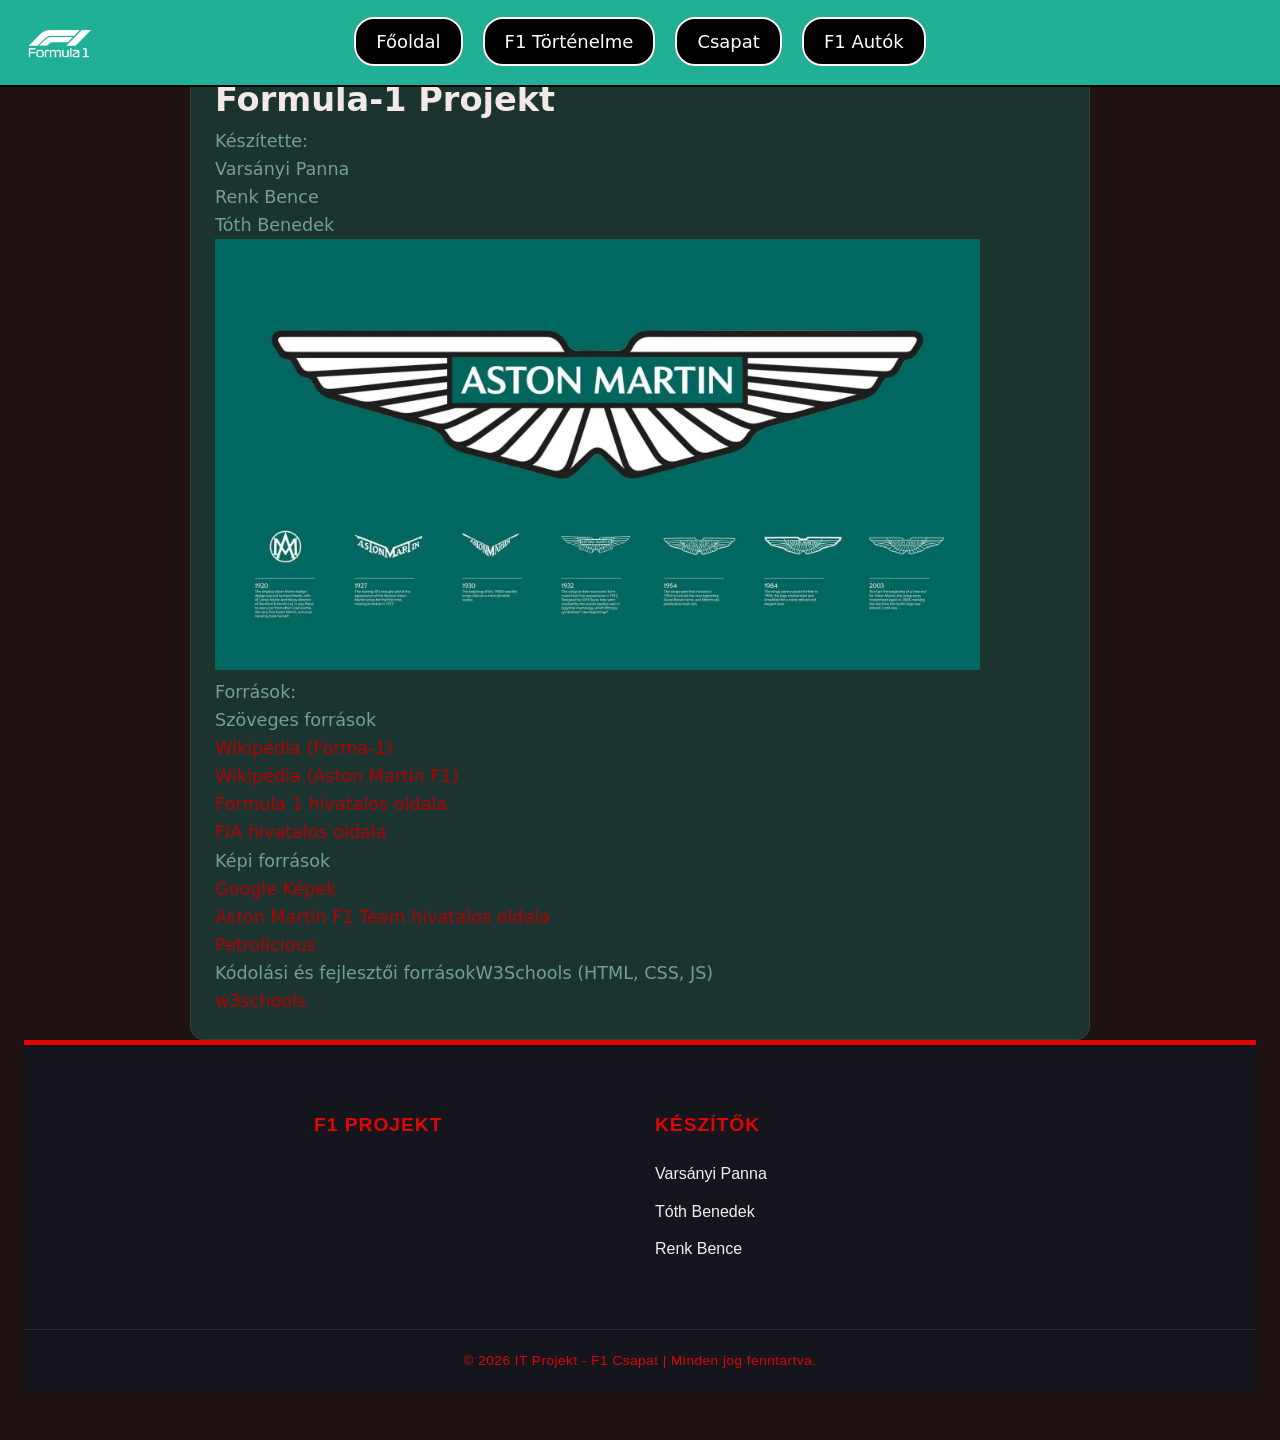
<file: index.html>
<!DOCTYPE html>
<html lang="hu">
<head>
 <meta charset="UTF-8">
 <meta http-equiv="X-UA-Compatible" content="IE=edge">
 <meta name="viewport" content="width=device-width, initial-scale=1.0">
 <link rel="stylesheet" href="index.css">

 <title>Document</title>
</head>
<body>
  <header>
    <div class="kontener">
       <nav class="nav">
        <img src="kepek/logo2.png" alt="F1 logó" class="logo">
           <ul>
                <li><a href="index.html" class="lista">Főoldal</a></li>
               <li><a href="pilota.html" class="lista">F1 Történelme</a></li>
               <li><a href="csapat.html" class="lista">Csapat</a></li>
               <li><a href="auto.html" class="lista">F1 Autók</a></li>
           </ul>
       </nav>
   </div>
</header>
  <div class="kartyak">
    <div class="kartya">
      <div>
        <div class="kartya-cim">Formula-1 Projekt</div>
        <p class="kartya-tartalom">
            Készítette: <br>  
            Varsányi Panna <br>
            Renk Bence<br>
            Tóth Benedek<br>
            <img  class="csapatkep" src="kepek/astonlogo.jpg" alt="Aston_Logo"><br>
            Források:<br>
            Szöveges források<br>
            <a class="linkfo" href="https://hu.wikipedia.org/wiki/Formula%E2%80%931">Wikipédia (Forma-1)</a><br>
            <a class="linkfo" href="https://hu.wikipedia.org/wiki/Aston_Martin_F1">Wikipédia (Aston Martin F1)</a><br>
            <a class="linkfo" href="https://www.formula1.com/">Formula 1 hivatalos oldala</a><br>
            <a class="linkfo" href="https://www.fia.com/">FIA hivatalos oldala</a><br>
            Képi források<br>
            <a class="linkfo" href="https://images.google.hu/">Google Képek</a><br>
            <a class="linkfo" href="https://www.astonmartinf1.com/">Aston Martin F1 Team hivatalos oldala</a><br>
            <a class="linkfo" href="https://petrolicious.com/">Petrolicious</a><br>
             Kódolási és fejlesztői forrásokW3Schools (HTML, CSS, JS)<br>
            <a class="linkfo" href="https://www.w3schools.com/W3C">w3schools</a> <br>
        </p>
      </div>
    </div>
 
  </div>



    <footer class="f1-footer">
        <div class="footer-tartalom">
    
            <div class="footer-resz">
                <h2>F1 Projekt</h2>
            </div>
    
            <div class="footer-resz">
                <h3>Készítők</h3>
                <ul class="footer-menu">
                    <li>Varsányi Panna</li>
                    <li>Tóth Benedek</li>
                    <li>Renk Bence</li>
                </ul>
            </div>
    
        </div> <div class="footer-alj">
            &copy; 2026 IT Projekt - F1 Csapat | Minden jog fenntartva.
        </div>
    </footer>




</body>
</html>
</file>
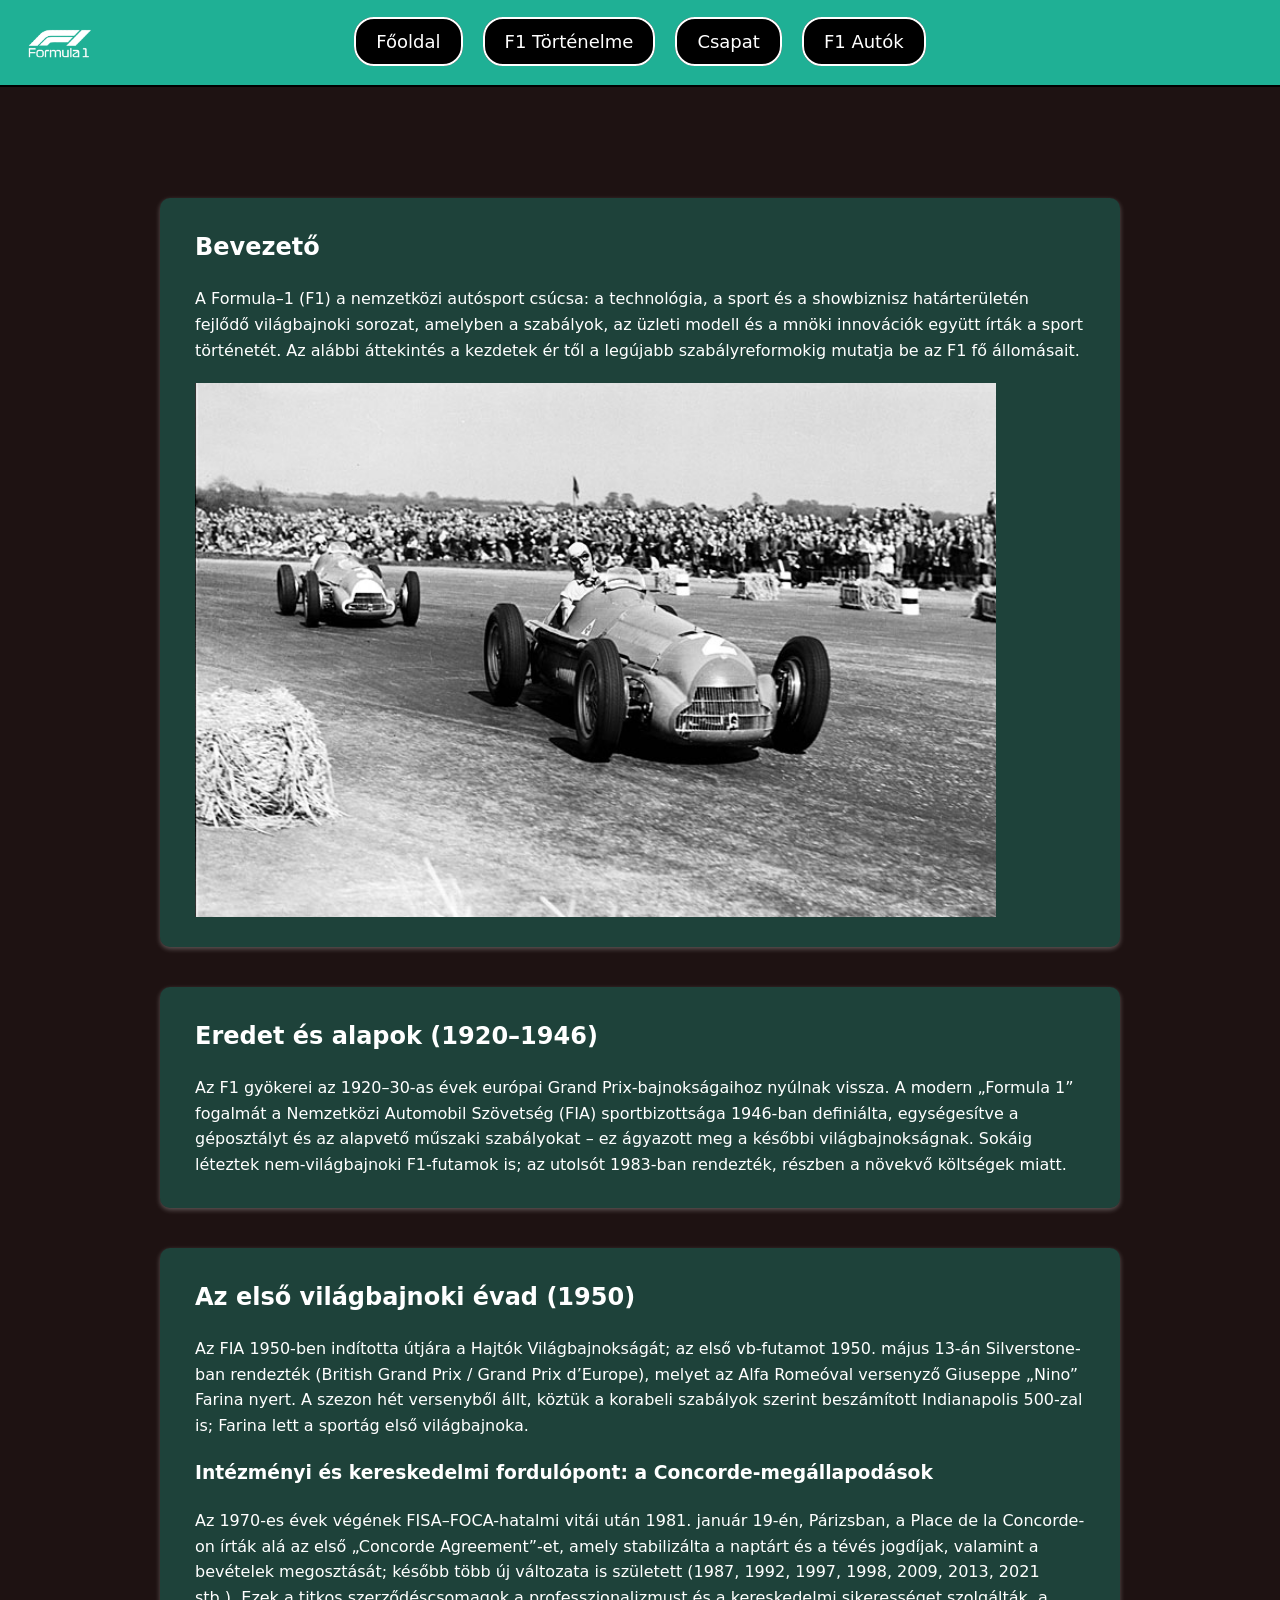
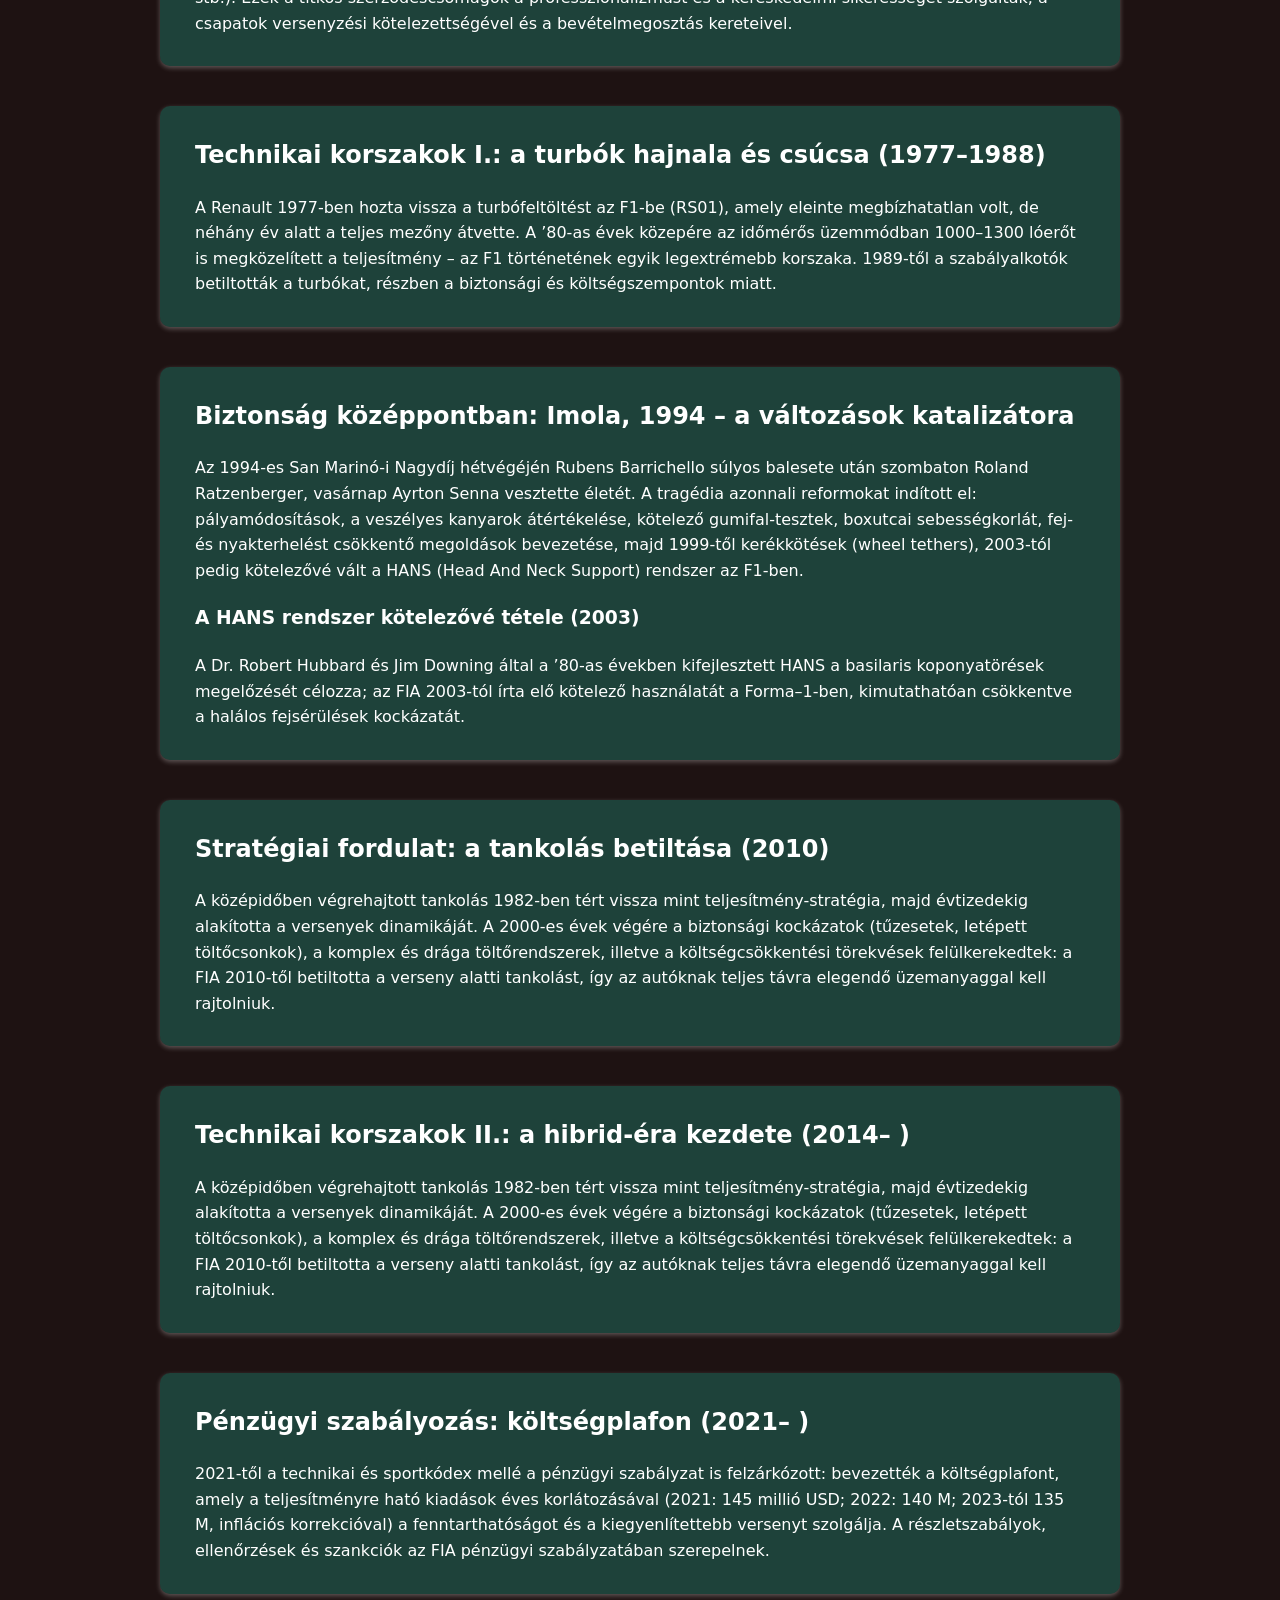
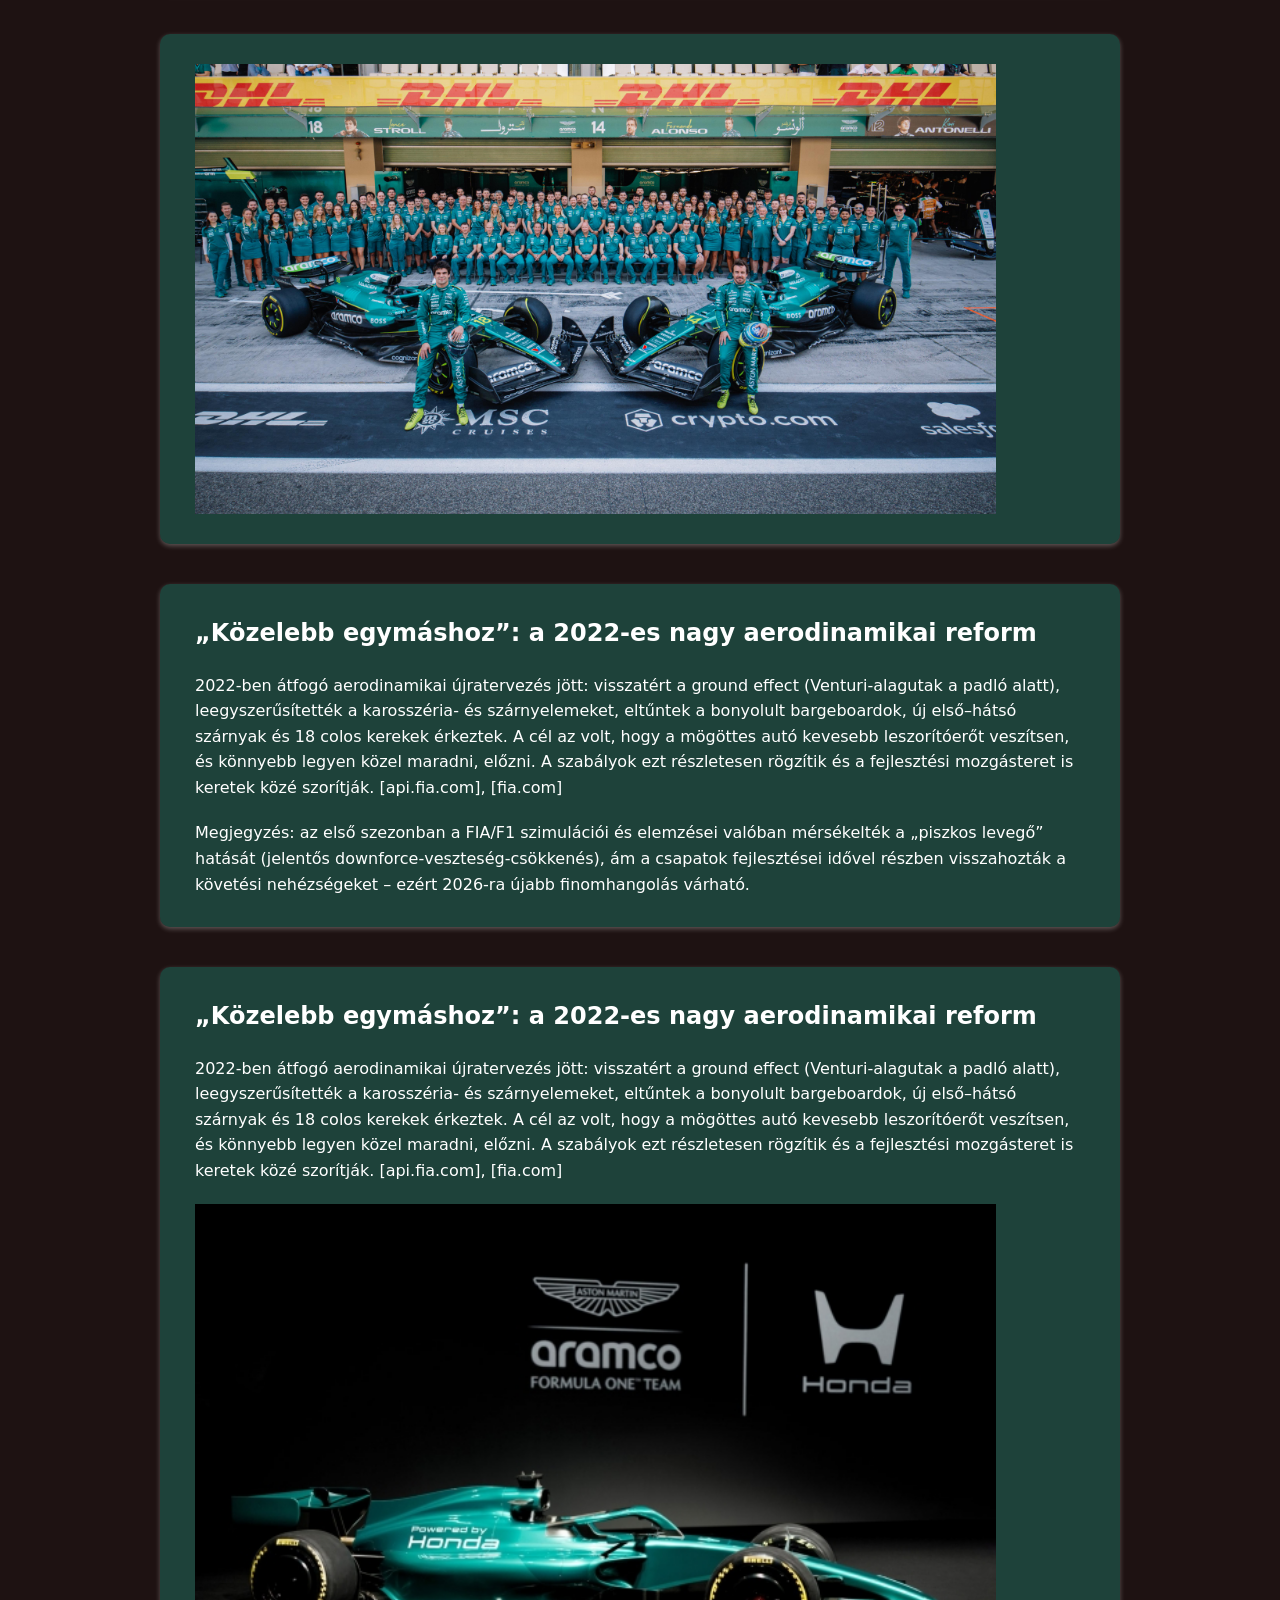
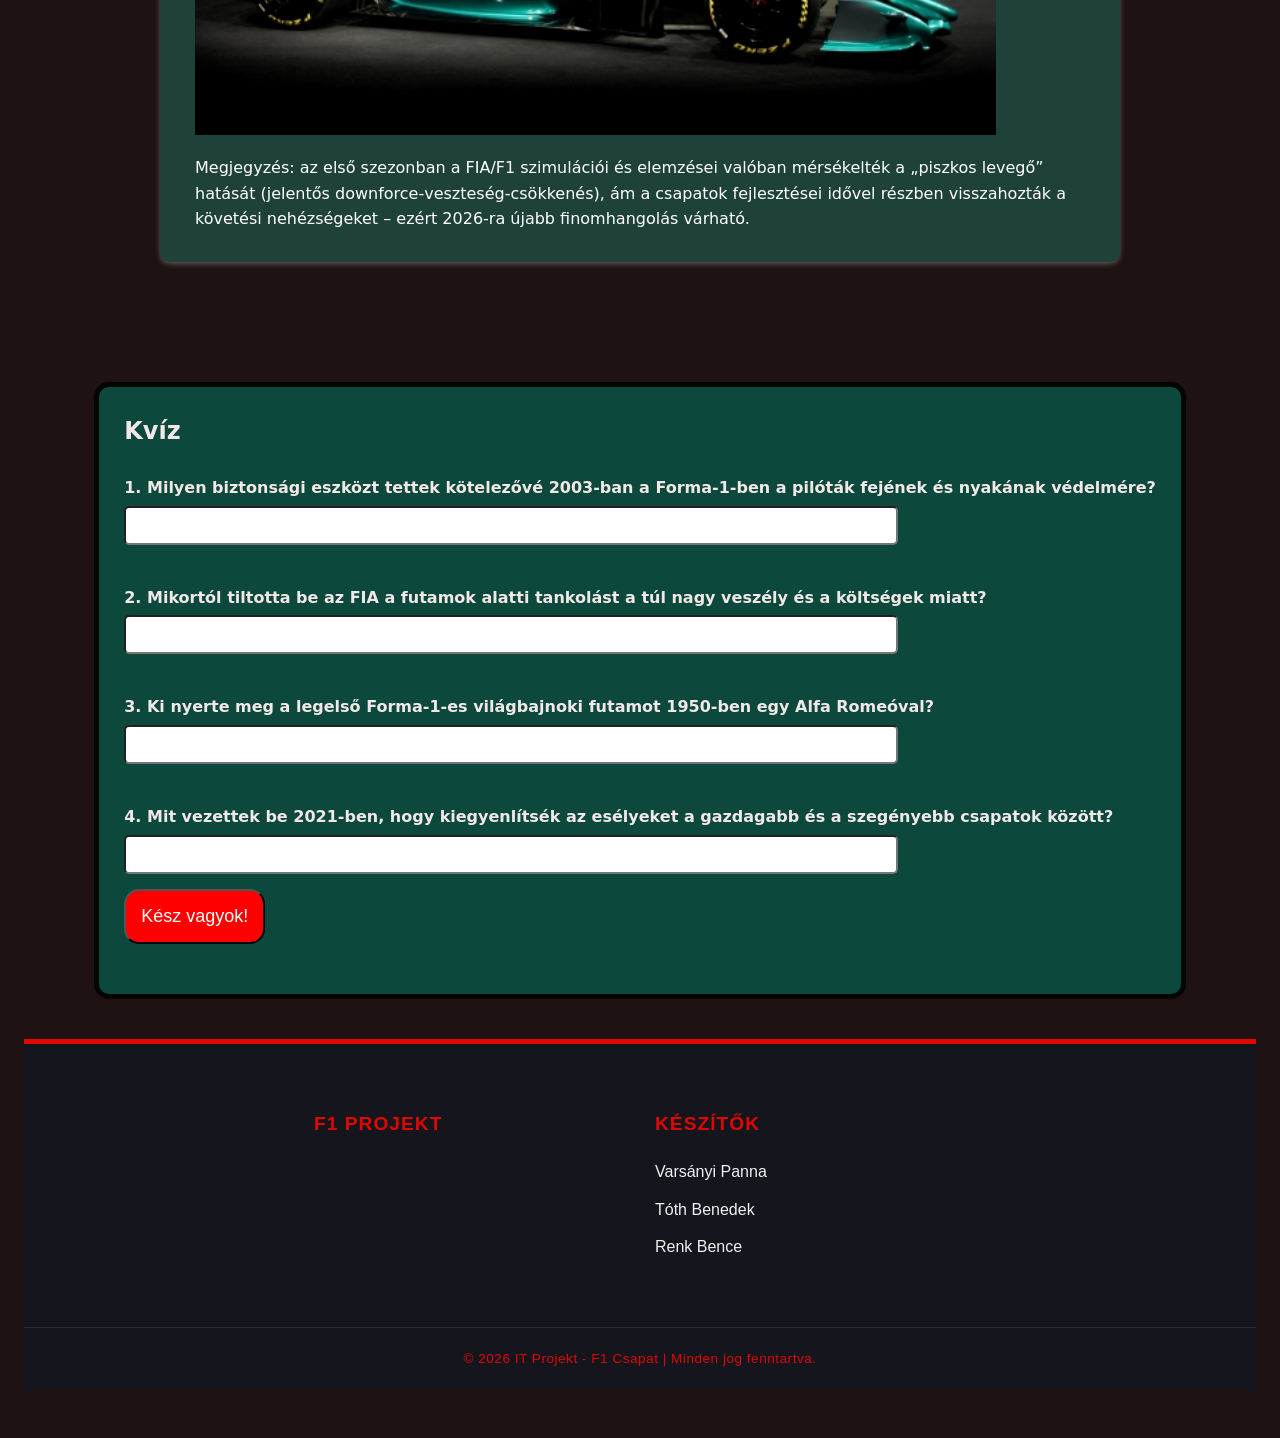
<file: auto.html>
<!DOCTYPE html>
<html lang="hu">
<head>
  <meta charset="UTF-8">
  <meta name="viewport" content="width=device-width, initial-scale=1.0">
  <link rel="stylesheet" href="index.css">
  <title>Document</title>
</head>
<body>
  <header>
    <div class="kontener">
        <nav class="nav">
            <img src="kepek/logo2.png" alt="F1 logó" class="logo">
            <ul>
                <li><a href="index.html" class="lista">Főoldal</a></li>
                <li><a href="pilota.html" class="lista">F1 Történelme</a></li>
                <li><a href="csapat.html" class="lista">Csapat</a></li>
                <li><a href="auto.html" class="lista">F1 Autók</a></li>
            </ul>
        </nav>
    </div>
</header>


<main>
  <section>
      <div class="szoveg">
          <h2>Bevezető</h2>
          <p>
            A Formula–1 (F1) a nemzetközi autósport csúcsa: a technológia, a sport és a showbiznisz határterületén fejlődő világbajnoki sorozat, amelyben a szabályok, az üzleti modell és a mnöki innovációk együtt írták a sport történetét. Az alábbi áttekintés a kezdetek ér től a legújabb szabályreformokig mutatja be az F1 fő állomásait.
          </p>
          <img  class="csapatkep" src="kepek/elso_auto.jpg" alt="elso_auto">
      </div>
      <div class="szoveg">
          <h2>Eredet és alapok (1920–1946)</h2>
          <p>
            Az F1 gyökerei az 1920–30-as évek európai Grand Prix-bajnokságaihoz nyúlnak vissza. A modern „Formula 1” fogalmát a Nemzetközi Automobil Szövetség (FIA) sportbizottsága 1946-ban definiálta, egységesítve a géposztályt és az alapvető műszaki szabályokat – ez ágyazott meg a későbbi világbajnokságnak. Sokáig léteztek nem-világbajnoki F1-futamok is; az utolsót 1983-ban rendezték, részben a növekvő költségek miatt. 
          </p>
      </div>
      <div class="szoveg">
          <h2>Az első világbajnoki évad (1950) </h2>
          <p>
            Az FIA 1950-ben indította útjára a Hajtók Világbajnokságát; az első vb-futamot 1950. május 13-án Silverstone-ban rendezték (British Grand Prix / Grand Prix d’Europe), melyet az Alfa Romeóval versenyző Giuseppe „Nino” Farina nyert. A szezon hét versenyből állt, köztük a korabeli szabályok szerint beszámított Indianapolis 500-zal is; Farina lett a sportág első világbajnoka.
          </p>
          <h3>Intézményi és kereskedelmi fordulópont: a Concorde-megállapodások</h3>
          <p>
            Az 1970-es évek végének FISA–FOCA-hatalmi vitái után 1981. január 19-én, Párizsban, a Place de la Concorde-on írták alá az első „Concorde Agreement”-et, amely stabilizálta a naptárt és a tévés jogdíjak, valamint a bevételek megosztását; később több új változata is született (1987, 1992, 1997, 1998, 2009, 2013, 2021 stb.). Ezek a titkos szerződéscsomagok a professzionalizmust és a kereskedelmi sikerességet szolgálták, a csapatok versenyzési kötelezettségével és a bevételmegosztás kereteivel. 
          </p>
      </div>
      <div class="szoveg">
          <h2>Technikai korszakok I.: a turbók hajnala és csúcsa (1977–1988) </h2>
          <p>
            A Renault 1977-ben hozta vissza a turbófeltöltést az F1-be (RS01), amely eleinte megbízhatatlan volt, de néhány év alatt a teljes mezőny átvette. A ’80-as évek közepére az időmérős üzemmódban 1000–1300 lóerőt is megközelített a teljesítmény – az F1 történetének egyik legextrémebb korszaka. 1989-től a szabályalkotók betiltották a turbókat, részben a biztonsági és költségszempontok miatt. 
          </p>
      </div>
      <div class="szoveg">
          <h2>Biztonság középpontban: Imola, 1994 – a változások katalizátora</h2>
          <p>
            Az 1994-es San Marinó-i Nagydíj hétvégéjén Rubens Barrichello súlyos balesete után szombaton Roland Ratzenberger, vasárnap Ayrton Senna vesztette életét. A tragédia azonnali reformokat indított el: pályamódosítások, a veszélyes kanyarok átértékelése, kötelező gumifal-tesztek, boxutcai sebességkorlát, fej- és nyakterhelést csökkentő megoldások bevezetése, majd 1999-től kerékkötések (wheel tethers), 2003-tól pedig kötelezővé vált a HANS (Head And Neck Support) rendszer az F1-ben.
          </p>
          <h3>A HANS rendszer kötelezővé tétele (2003)</h3>
          <p>
            A Dr. Robert Hubbard és Jim Downing által a ’80-as években kifejlesztett HANS a basilaris koponyatörések megelőzését célozza; az FIA 2003-tól írta elő kötelező használatát a Forma–1-ben, kimutathatóan csökkentve a halálos fejsérülések kockázatát.
          </p>
      </div>
      <div class="szoveg">
          <h2>Stratégiai fordulat: a tankolás betiltása (2010) </h2>
          <p>
            A középidőben végrehajtott tankolás 1982-ben tért vissza mint teljesítmény-stratégia, majd évtizedekig alakította a versenyek dinamikáját. A 2000-es évek végére a biztonsági kockázatok (tűzesetek, letépett töltőcsonkok), a komplex és drága töltőrendszerek, illetve a költségcsökkentési törekvések felülkerekedtek: a FIA 2010-től betiltotta a verseny alatti tankolást, így az autóknak teljes távra elegendő üzemanyaggal kell rajtolniuk.
          </p>
      </div>
      <div class="szoveg">
        <h2>Technikai korszakok II.: a hibrid-éra kezdete (2014– )</h2>
        <p>
          A középidőben végrehajtott tankolás 1982-ben tért vissza mint teljesítmény-stratégia, majd évtizedekig alakította a versenyek dinamikáját. A 2000-es évek végére a biztonsági kockázatok (tűzesetek, letépett töltőcsonkok), a komplex és drága töltőrendszerek, illetve a költségcsökkentési törekvések felülkerekedtek: a FIA 2010-től betiltotta a verseny alatti tankolást, így az autóknak teljes távra elegendő üzemanyaggal kell rajtolniuk.
        </p>
      </div>
      <div class="szoveg">
        <h2>Pénzügyi szabályozás: költségplafon (2021– ) </h2>
        <p>
          2021-től a technikai és sportkódex mellé a pénzügyi szabályzat is felzárkózott: bevezették a költségplafont, amely a teljesítményre ható kiadások éves korlátozásával (2021: 145 millió USD; 2022: 140 M; 2023-tól 135 M, inflációs korrekcióval) a fenntarthatóságot és a kiegyenlítettebb versenyt szolgálja. A részletszabályok, ellenőrzések és szankciók az FIA pénzügyi szabályzatában szerepelnek.
        </p>
      </div>
      <div class="szoveg"><img  class="csapatkep" src="kepek/Aston_Martin_F1_Team.jpeg" alt="Astom Martin csapatkép"></div> 
      <div class="szoveg">
        <h2>„Közelebb egymáshoz”: a 2022-es nagy aerodinamikai reform</h2>
        <p>
          2022-ben átfogó aerodinamikai újratervezés jött: visszatért a ground effect (Venturi-alagutak a padló alatt), leegyszerűsítették a karosszéria- és szárnyelemeket, eltűntek a bonyolult bargeboardok, új első–hátsó szárnyak és 18 colos kerekek érkeztek. A cél az volt, hogy a mögöttes autó kevesebb leszorítóerőt veszítsen, és könnyebb legyen közel maradni, előzni. A szabályok ezt részletesen rögzítik és a fejlesztési mozgásteret is keretek közé szorítják. [api.fia.com], [fia.com]
        </p>
        <p>
          Megjegyzés: az első szezonban a FIA/F1 szimulációi és elemzései valóban mérsékelték a „piszkos levegő” hatását (jelentős downforce‑veszteség‑csökkenés), ám a csapatok fejlesztései idővel részben visszahozták a követési nehézségeket – ezért 2026-ra újabb finomhangolás várható.
        </p>
    </div>
    <div class="szoveg">
      <h2>„Közelebb egymáshoz”: a 2022-es nagy aerodinamikai reform</h2>
      <p>
        2022-ben átfogó aerodinamikai újratervezés jött: visszatért a ground effect (Venturi-alagutak a padló alatt), leegyszerűsítették a karosszéria- és szárnyelemeket, eltűntek a bonyolult bargeboardok, új első–hátsó szárnyak és 18 colos kerekek érkeztek. A cél az volt, hogy a mögöttes autó kevesebb leszorítóerőt veszítsen, és könnyebb legyen közel maradni, előzni. A szabályok ezt részletesen rögzítik és a fejlesztési mozgásteret is keretek közé szorítják. [api.fia.com], [fia.com]
      </p>
      <img  class="csapatkep" src="kepek/legujabb_auto.jpg" alt="legujabb_auto">
      <p>
        Megjegyzés: az első szezonban a FIA/F1 szimulációi és elemzései valóban mérsékelték a „piszkos levegő” hatását (jelentős downforce‑veszteség‑csökkenés), ám a csapatok fejlesztései idővel részben visszahozták a követési nehézségeket – ezért 2026-ra újabb finomhangolás várható.
      </p>
  </div>
  </section>
</main>



  
  
<script src="script.js"></script>
  <section id="kviz-kontener">
    <h2>Kvíz</h2>
    
    <form id="kviz-form">

    <div id="kviztext">
      
        <p>1. Milyen biztonsági eszközt tettek kötelezővé 2003-ban a Forma-1-ben a pilóták fejének és nyakának védelmére?</p>
        <input id="kerdestext1b" type="text">
        
        <p>2. Mikortól tiltotta be az FIA a futamok alatti tankolást a túl nagy veszély és a költségek miatt?</p>
        <input id="kerdestext2b" type="text">
        
        <p>3. Ki nyerte meg a legelső Forma-1-es világbajnoki futamot 1950-ben egy Alfa Romeóval?</p>
        <input id="kerdestext3b" type="text"> 
        
        <p>4. Mit vezettek be 2021-ben, hogy kiegyenlítsék az esélyeket a gazdagabb és a szegényebb csapatok között?</p>
        <input id="kerdestext4b" type="text">
        <br>
        <button type="button" onclick="kvizErtekeltextb()">Kész vagyok!</button>
        
        <p id="szoveges_visszajelzes"></p>
        <p id="eredmeny_helyetext"></p>
    </div>
</form>
<div id="eredmeny-doboztext" style="margin-top: 20px; font-weight: bold;"></div>


</section>



    <footer class="f1-footer">
        <div class="footer-tartalom">
    
            <div class="footer-resz">
                <h2>F1 Projekt</h2>
            </div>
    
            <div class="footer-resz">
                <h3>Készítők</h3>
                <ul class="footer-menu">
                    <li>Varsányi Panna</li>
                    <li>Tóth Benedek</li>
                    <li>Renk Bence</li>
                </ul>
            </div>
    
        </div> <div class="footer-alj">
            &copy; 2026 IT Projekt - F1 Csapat | Minden jog fenntartva.
        </div>
    </footer>


</body>
</html>
</file>
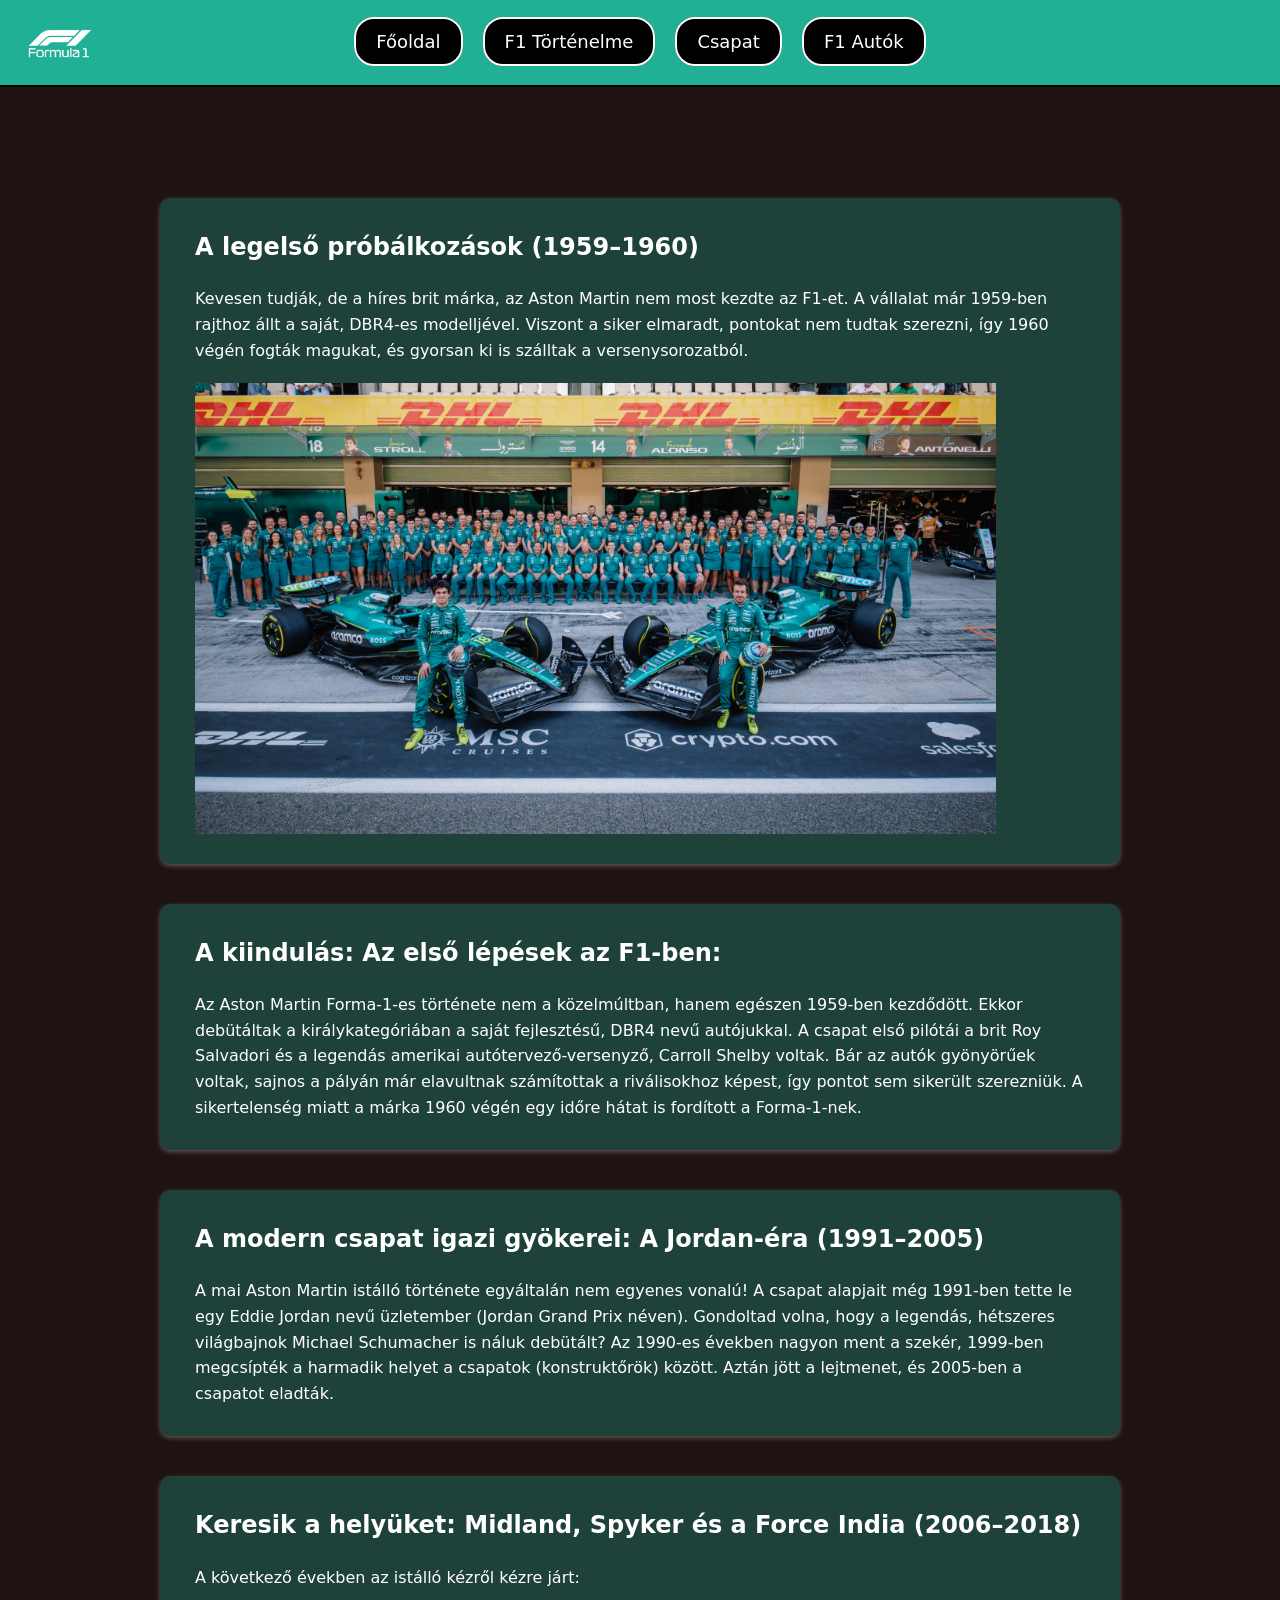
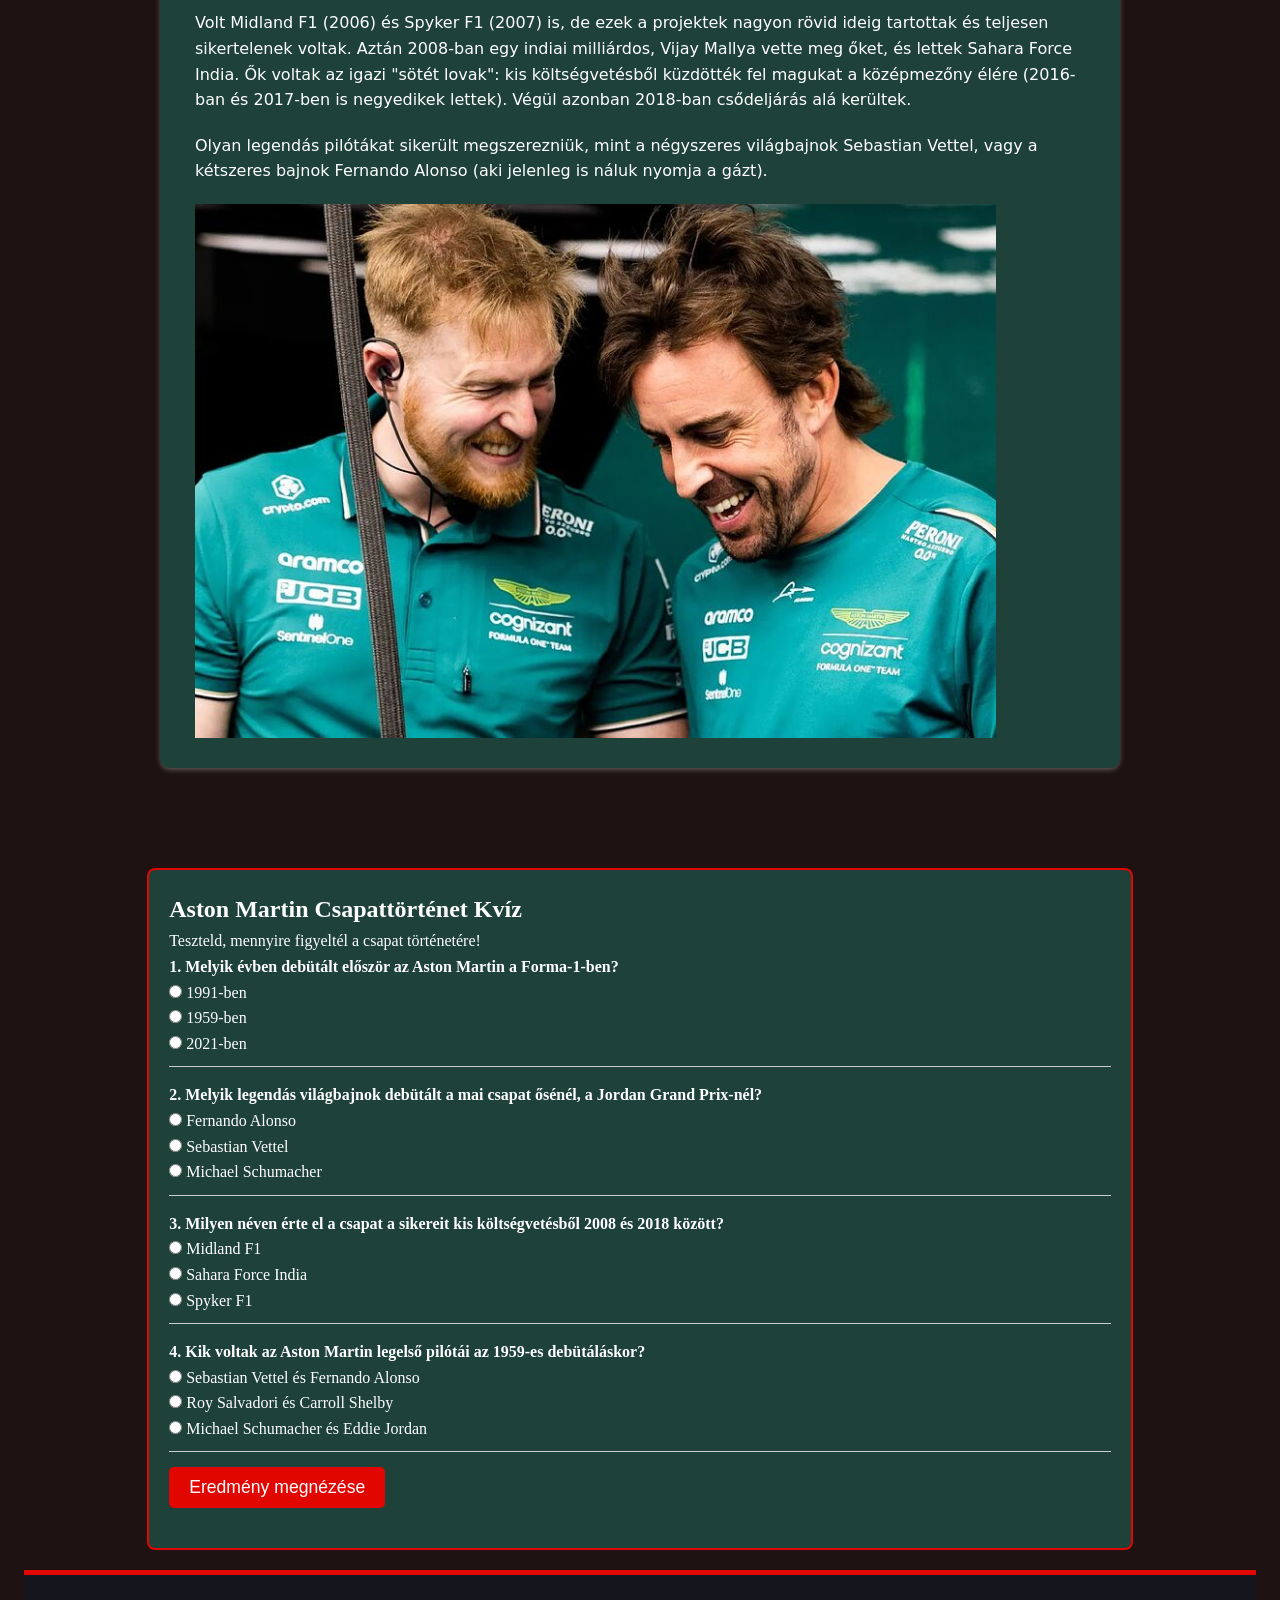
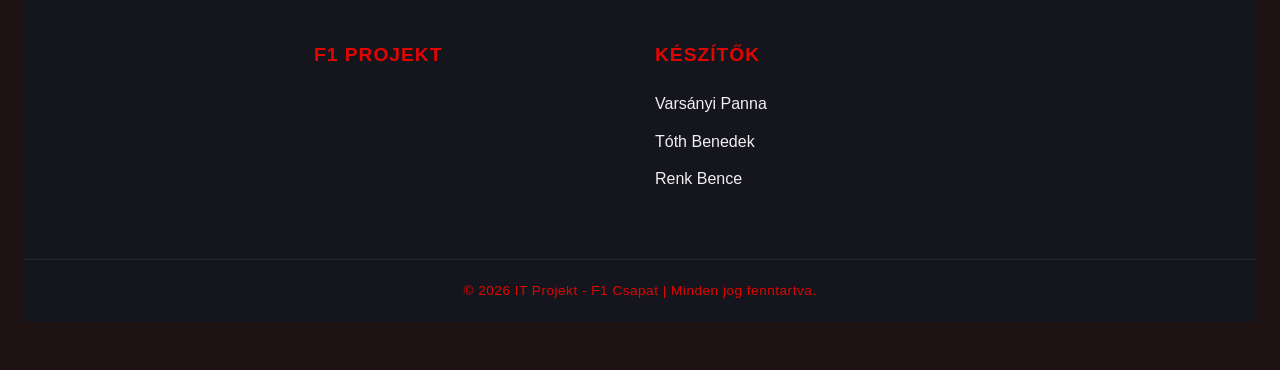
<file: csapat.html>
<!DOCTYPE html>
<html lang="hu">
<head>
 <meta charset="UTF-8">
 <meta http-equiv="X-UA-Compatible" content="IE=edge">
 <meta name="viewport" content="width=device-width, initial-scale=1.0">
 <title>Aston Martin</title>
 <link rel="stylesheet" href="index.css">
</head>
<body>
    <header>
        <div class="kontener">
            <nav class="nav">
                <img src="kepek/logo2.png" alt="F1 logó" class="logo">
                <ul>
                    <li><a href="index.html" class="lista">Főoldal</a></li>
                    <li><a href="pilota.html" class="lista">F1 Történelme</a></li>
                    <li><a href="csapat.html" class="lista">Csapat</a></li>
                    <li><a href="auto.html" class="lista">F1 Autók</a></li>
                </ul>
            </nav>
        </div>
    </header>

    <main>
        <section>
            <div class="szoveg">
                <h2>A legelső próbálkozások (1959–1960)</h2>
                <p>
                    Kevesen tudják, de a híres brit márka, az Aston Martin nem most kezdte az F1-et. A vállalat már 1959-ben rajthoz állt a saját, DBR4-es modelljével. Viszont a siker elmaradt, pontokat nem tudtak szerezni, így 1960 végén fogták magukat, és gyorsan ki is szálltak a versenysorozatból. 
                </p>
                <img  class="csapatkep" src="kepek/Aston_Martin_F1_Team.jpeg" alt="Astom Martin csapatkép">
            </div>
            <div class="szoveg">
                <h2>A kiindulás: Az első lépések az F1-ben:</h2>
                <p>
                    Az Aston Martin Forma-1-es története nem a közelmúltban, hanem egészen 1959-ben kezdődött. Ekkor debütáltak a királykategóriában a saját fejlesztésű, DBR4 nevű autójukkal. A csapat első pilótái a brit Roy Salvadori és a legendás amerikai autótervező-versenyző, Carroll Shelby voltak. Bár az autók gyönyörűek voltak, sajnos a pályán már elavultnak számítottak a riválisokhoz képest, így pontot sem sikerült szerezniük. A sikertelenség miatt a márka 1960 végén egy időre hátat is fordított a Forma-1-nek. 
                </p>
            </div>
            <div class="szoveg">
                <h2>A modern csapat igazi gyökerei: A Jordan-éra (1991–2005)</h2>
                <p>
                    A mai Aston Martin istálló története egyáltalán nem egyenes vonalú! A csapat alapjait még 1991-ben tette le egy Eddie Jordan nevű üzletember (Jordan Grand Prix néven). Gondoltad volna, hogy a legendás, hétszeres világbajnok Michael Schumacher is náluk debütált? Az 1990-es években nagyon ment a szekér, 1999-ben megcsípték a harmadik helyet a csapatok (konstruktőrök) között. Aztán jött a lejtmenet, és 2005-ben a csapatot eladták. 
                </p>
            </div>
            <div class="szoveg">
                <h2>Keresik a helyüket: Midland, Spyker és a Force India (2006–2018)</h2>
                <p>
                    A következő években az istálló kézről kézre járt:
                </p>
                <p>
                    Volt Midland F1 (2006) és Spyker F1 (2007) is, de ezek a projektek nagyon rövid ideig tartottak és teljesen sikertelenek voltak.
               
                    Aztán 2008-ban egy indiai milliárdos, Vijay Mallya vette meg őket, és lettek Sahara Force India. Ők voltak az igazi "sötét lovak": kis költségvetésből küzdötték fel magukat a középmezőny élére (2016-ban és 2017-ben is negyedikek lettek). Végül azonban 2018-ban csődeljárás alá kerültek.
                </p>
                <p>
                    Olyan legendás pilótákat sikerült megszerezniük, mint a négyszeres világbajnok Sebastian Vettel, vagy a kétszeres bajnok Fernando Alonso (aki jelenleg is náluk nyomja a gázt).
                </p>
                <img  class="csapatkep" src="kepek/vettel_alonso.jpg" alt="Astom Martin csapatkép">
            </div>
           
        </section>
    </main>





    <section id="kviz-szekcio">
        <h2>Aston Martin Csapattörténet Kvíz</h2>
        <p>Teszteld, mennyire figyeltél a csapat történetére!</p>
        
        <form id="f1-kviz">
            <div class="kerdes-blokk">
                <p><strong>1. Melyik évben debütált először az Aston Martin a Forma-1-ben?</strong></p>
                <input type="radio" id="valasz1a" name="kerdes1" value="rossz">
                <label for="valasz1a">1991-ben</label><br>
                
                <input type="radio" id="valasz1b" name="kerdes1" value="helyes">
                <label for="valasz1b">1959-ben</label><br>
                
                <input type="radio" id="valasz1c" name="kerdes1" value="rossz">
                <label for="valasz1c">2021-ben</label>
            </div>
    
            <div class="kerdes-blokk">
                <p><strong>2. Melyik legendás világbajnok debütált a mai csapat ősénél, a Jordan Grand Prix-nél?</strong></p>
                <input type="radio" id="valasz2a" name="kerdes2" value="rossz">
                <label for="valasz2a">Fernando Alonso</label><br>
                
                <input type="radio" id="valasz2b" name="kerdes2" value="rossz">
                <label for="valasz2b">Sebastian Vettel</label><br>
                
                <input type="radio" id="valasz2c" name="kerdes2" value="helyes">
                <label for="valasz2c">Michael Schumacher</label>
            </div>
    
            <div class="kerdes-blokk">
                <p><strong>3. Milyen néven érte el a csapat a sikereit kis költségvetésből 2008 és 2018 között?</strong></p>
                <input type="radio" id="valasz3a" name="kerdes3" value="rossz">
                <label for="valasz3a">Midland F1</label><br>
                
                <input type="radio" id="valasz3b" name="kerdes3" value="helyes">
                <label for="valasz3b">Sahara Force India</label><br>
                
                <input type="radio" id="valasz3c" name="kerdes3" value="rossz">
                <label for="valasz3c">Spyker F1</label>
            </div>


                     <div class="kerdes-blokk">
                <p><strong>4. Kik voltak az Aston Martin legelső pilótái az 1959-es debütáláskor?</strong></p>
         <input type="radio" id="valasz4a" name="kerdes4" value="rossz">
         <label for="valasz4a">Sebastian Vettel és Fernando Alonso</label><br>
    
        <input type="radio" id="valasz4b" name="kerdes4" value="helyes">
        <label for="valasz4b">Roy Salvadori és Carroll Shelby</label><br>
    
        <input type="radio" id="valasz4c" name="kerdes4" value="rossz">
     <label for="valasz4c">Michael Schumacher és Eddie Jordan</label>
                </div>


    
            <button type="button" onclick="kvizErtekel()">Eredmény megnézése</button>
        </form>
    
        <div id="eredmeny-doboz" style="margin-top: 20px; font-weight: bold; font-size: 1.2em;"></div>
    </section>

    <script src="script.js"></script>
    

    <footer class="f1-footer">
        <div class="footer-tartalom">
    
            <div class="footer-resz">
                <h2>F1 Projekt</h2>
            </div>
    
            <div class="footer-resz">
                <h3>Készítők</h3>
                <ul class="footer-menu">
                    <li>Varsányi Panna</li>
                    <li>Tóth Benedek</li>
                    <li>Renk Bence</li>
                </ul>
            </div>
    
        </div> <div class="footer-alj">
            &copy; 2026 IT Projekt - F1 Csapat | Minden jog fenntartva.
        </div>
    </footer>

   
</body>
</html>
</file>
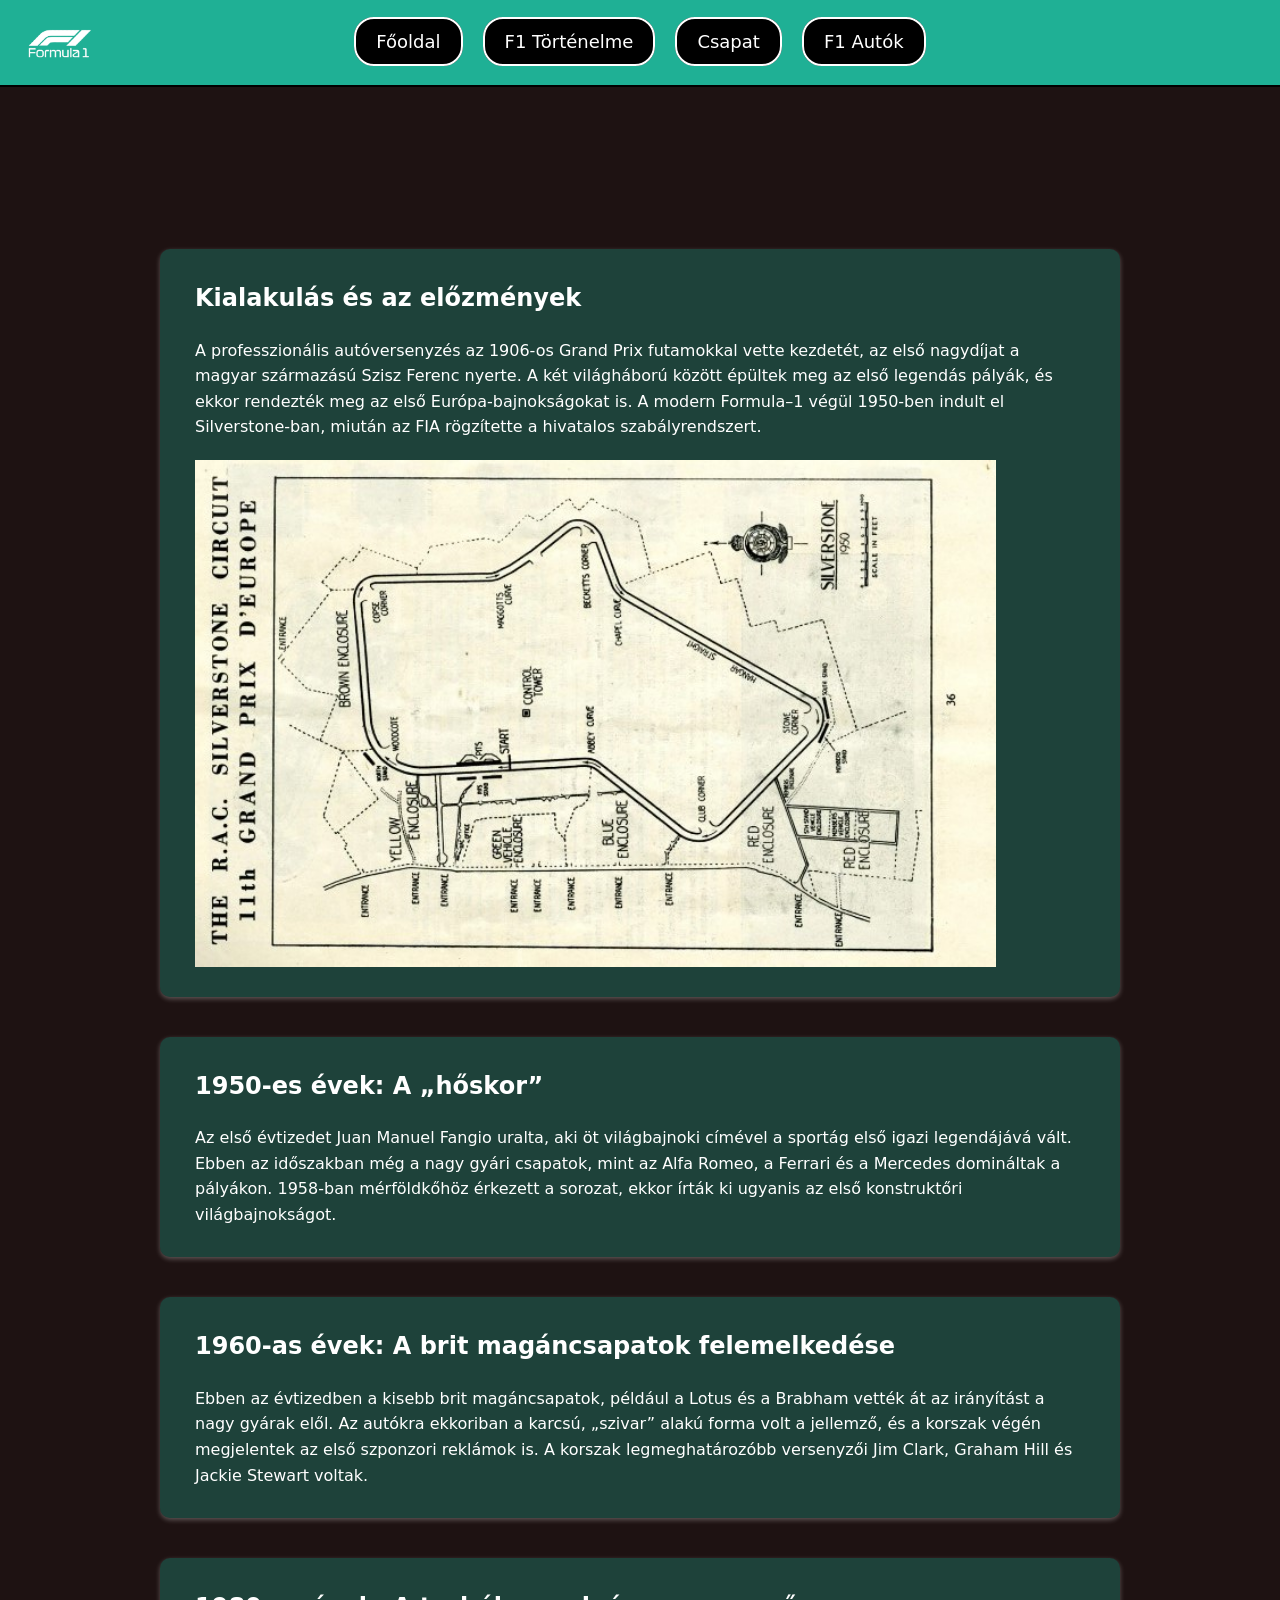
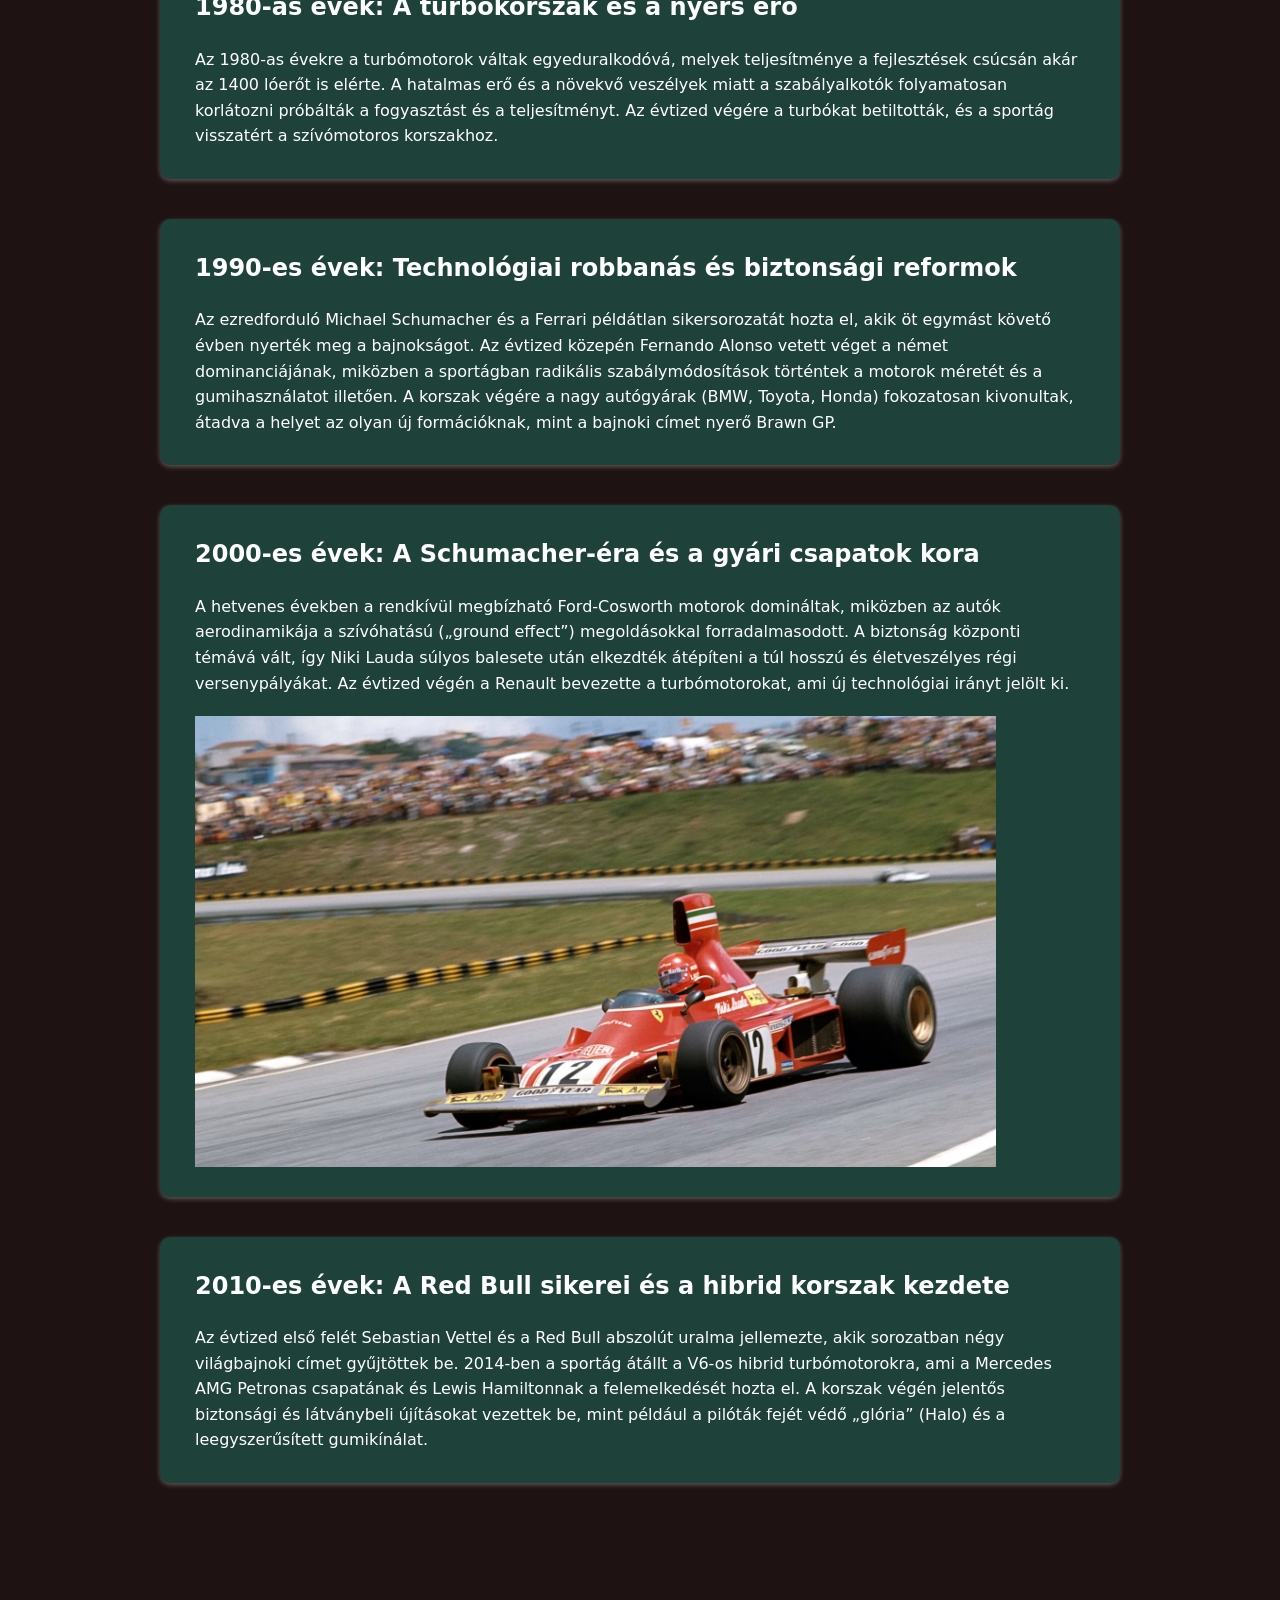
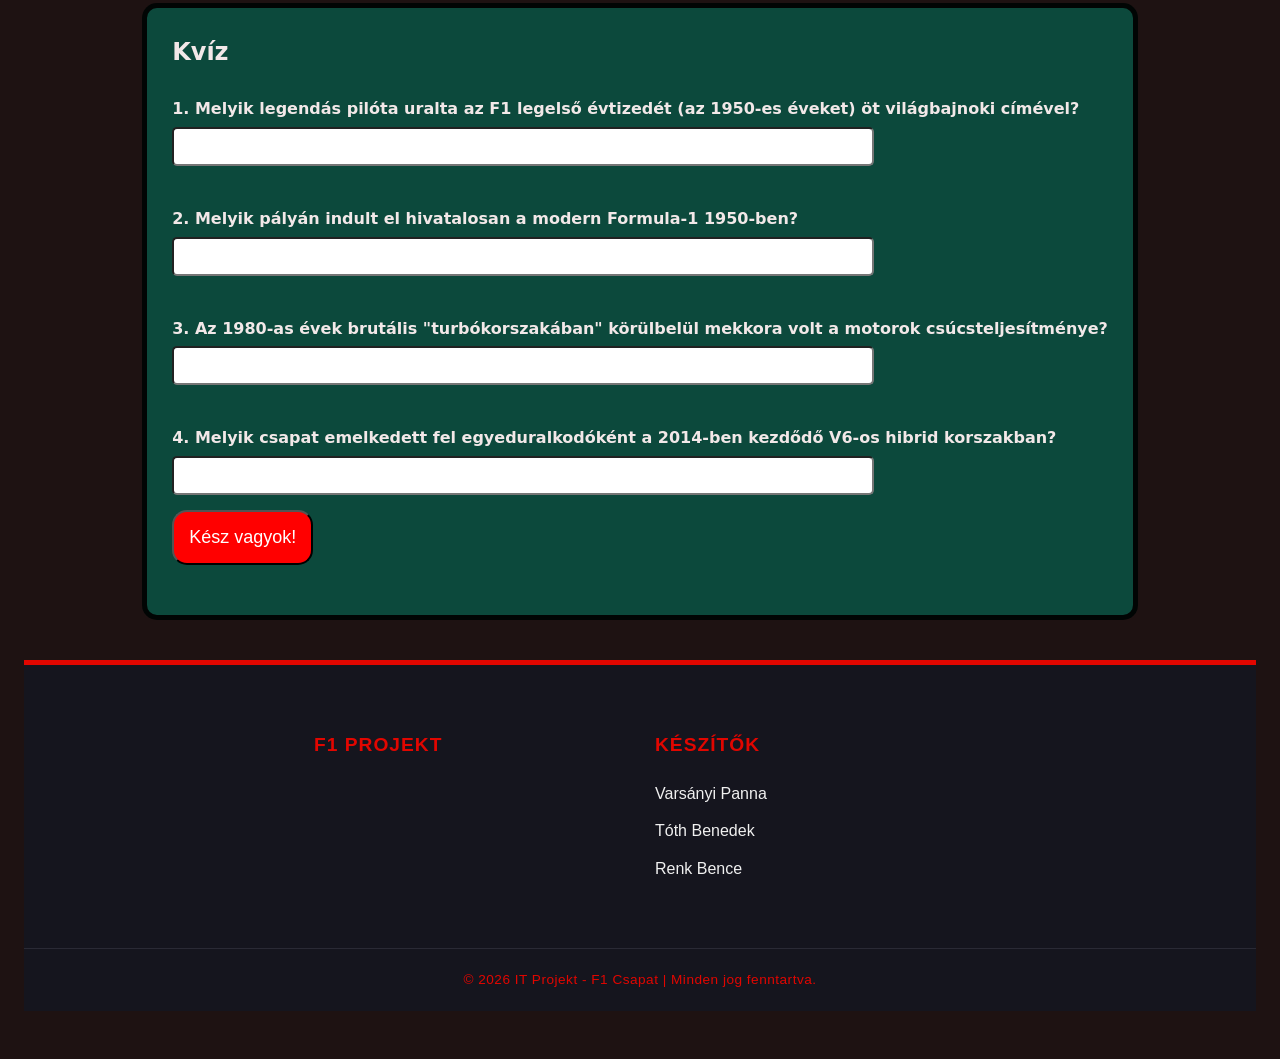
<file: pilota.html>
<!DOCTYPE html>
<html lang="hu">
<head>
    <meta charset="UTF-8">
    <meta http-equiv="X-UA-Compatible" content="IE=edge">
    <meta name="viewport" content="width=device-width, initial-scale=1.0">
    <link rel="stylesheet" href="index.css">
    <title>Forma 1 történelme</title>
</head>
<body>
    <header>
        <div class="kontener">
           <nav class="nav">
            <img src="kepek/logo2.png" alt="F1 logó" class="logo">
               <ul>
                    <li><a href="index.html" class="lista">Főoldal</a></li>
                   <li><a href="pilota.html" class="lista">F1 Történelme</a></li>
                   <li><a href="csapat.html" class="lista">Csapat</a></li>
                   <li><a href="auto.html" class="lista">F1 Autók</a></li>
               </ul>
           </nav>
       </div>
   </header>

        <h1>Forma 1 történelme</h1>
        <main> 
        <section>
            <div class="szoveg">
                <h2>Kialakulás és az előzmények</h2>
                <p>
                    A professzionális autóversenyzés az 1906-os Grand Prix futamokkal vette kezdetét, az első nagydíjat a magyar származású Szisz Ferenc nyerte. 
                    A két világháború között épültek meg az első legendás pályák, és ekkor rendezték meg az első Európa-bajnokságokat is. 
                    A modern Formula–1 végül 1950-ben indult el Silverstone-ban, miután az FIA rögzítette a hivatalos szabályrendszert. 
                </p>
                <img  class="csapatkep" src="kepek/silverstone.jpg" alt="Silverstone_Palya">
            </div>
            <div class="szoveg">
                <h2>1950-es évek: A „hőskor”</h2>
                <p>
                    Az első évtizedet Juan Manuel Fangio uralta, aki öt világbajnoki címével a sportág első igazi legendájává vált. Ebben az időszakban még a nagy gyári csapatok, mint az Alfa Romeo, a Ferrari és a Mercedes domináltak a pályákon. 1958-ban mérföldkőhöz érkezett a sorozat, ekkor írták ki ugyanis az első konstruktőri világbajnokságot. 
                </p>
            </div>
            <div class="szoveg">
                <h2>1960-as évek: A brit magáncsapatok felemelkedése</h2>
                <p>
                Ebben az évtizedben a kisebb brit magáncsapatok, például a Lotus és a Brabham vették át az irányítást a nagy gyárak elől. Az autókra ekkoriban a karcsú, „szivar” alakú forma volt a jellemző, és a korszak végén megjelentek az első szponzori reklámok is. A korszak legmeghatározóbb versenyzői Jim Clark, Graham Hill és Jackie Stewart voltak. 
                </p>
            </div>
            <div class="szoveg">
                <h2>1980-as évek: A turbókorszak és a nyers erő</h2>
                <p>
                    Az 1980-as évekre a turbómotorok váltak egyeduralkodóvá, melyek teljesítménye a fejlesztések csúcsán akár az 1400 lóerőt is elérte. A hatalmas erő és a növekvő veszélyek miatt a szabályalkotók folyamatosan korlátozni próbálták a fogyasztást és a teljesítményt. Az évtized végére a turbókat betiltották, és a sportág visszatért a szívómotoros korszakhoz. 
                </p>
            </div>
            <div class="szoveg">
                <h2>1990-es évek: Technológiai robbanás és biztonsági reformok</h2>
                <p>
                    Az ezredforduló Michael Schumacher és a Ferrari példátlan sikersorozatát hozta el, akik öt egymást követő évben nyerték meg a bajnokságot. Az évtized közepén Fernando Alonso vetett véget a német dominanciájának, miközben a sportágban radikális szabálymódosítások történtek a motorok méretét és a gumihasználatot illetően. A korszak végére a nagy autógyárak (BMW, Toyota, Honda) fokozatosan kivonultak, átadva a helyet az olyan új formációknak, mint a bajnoki címet nyerő Brawn GP.
                </p>
            </div>
            <div class="szoveg">
                <h2>2000-es évek: A Schumacher-éra és a gyári csapatok kora</h2>
                <p>
                    A hetvenes években a rendkívül megbízható Ford-Cosworth motorok domináltak, miközben az autók aerodinamikája a szívóhatású („ground effect”) megoldásokkal forradalmasodott. A biztonság központi témává vált, így Niki Lauda súlyos balesete után elkezdték átépíteni a túl hosszú és életveszélyes régi versenypályákat. Az évtized végén a Renault bevezette a turbómotorokat, ami új technológiai irányt jelölt ki. 
                </p>
                <img  class="csapatkep" src="kepek/niki_lauda.avif" alt="niki_lauda">
            </div>
            <div class="szoveg">
                <h2>2010-es évek: A Red Bull sikerei és a hibrid korszak kezdete</h2>
                <p>
                    Az évtized első felét Sebastian Vettel és a Red Bull abszolút uralma jellemezte, akik sorozatban négy világbajnoki címet gyűjtöttek be. 2014-ben a sportág átállt a V6-os hibrid turbómotorokra, ami a Mercedes AMG Petronas csapatának és Lewis Hamiltonnak a felemelkedését hozta el. A korszak végén jelentős biztonsági és látványbeli újításokat vezettek be, mint például a pilóták fejét védő „glória” (Halo) és a leegyszerűsített gumikínálat. 
                </p>
            </div>
            
        </section>
    </main>




 
<script src="script.js"></script>
  <section id="kviz-kontener">
    <h2>Kvíz</h2>
    
    <form id="kviz-form">

    <div id="kviztext">
      
        <p>1. Melyik legendás pilóta uralta az F1 legelső évtizedét (az 1950-es éveket) öt világbajnoki címével?</p>
        <input id="kerdestext1" type="text">
        
        <p>2. Melyik pályán indult el hivatalosan a modern Formula-1 1950-ben?</p>
        <input id="kerdestext2" type="text">
        
        <p>3. Az 1980-as évek brutális "turbókorszakában" körülbelül mekkora volt a motorok csúcsteljesítménye?</p>
        <input id="kerdestext3" type="text"> 
        
        <p>4. Melyik csapat emelkedett fel egyeduralkodóként a 2014-ben kezdődő V6-os hibrid korszakban?</p>
        <input id="kerdestext4" type="text">
        <br>
        <button type="button" onclick="kvizErtekeltext()">Kész vagyok!</button>
        
        <p id="szoveges_visszajelzes"></p>
        <p id="eredmeny_helyetext"></p>
    </div>
</form>
<div id="eredmeny-doboztext" style="margin-top: 20px; font-weight: bold;"></div>


  </section>




    <footer class="f1-footer">
        <div class="footer-tartalom">
    
            <div class="footer-resz">
                <h2>F1 Projekt</h2>
            </div>
    
            <div class="footer-resz">
                <h3>Készítők</h3>
                <ul class="footer-menu">
                    <li>Varsányi Panna</li>
                    <li>Tóth Benedek</li>
                    <li>Renk Bence</li>
                </ul>
            </div>
    
        </div> <div class="footer-alj">
            &copy; 2026 IT Projekt - F1 Csapat | Minden jog fenntartva.
        </div>
    </footer>


</body>
</html>
</file>
<file: index.css>
/* Alapbeállítások lenullázása, hogy a keretünk tökéletesen illeszkedjen */
* {
    box-sizing: border-box;
    margin: 0;
    padding: 0;
}

body {
    display: flex;
    flex-direction: column;
    min-height: 100vh;
    background-color: rgb(15, 14, 17); 
    font-family: Arial, sans-serif;
    padding: 2%; 
    min-height: 100vh;
}

.f1-box {
    background-color: #ffffff; 
    border: 8px solid #FF1801; 
    border-radius: 25px; 
    min-height: 96vh; 
    padding: 3%; 
    box-shadow: 0 10px 20px rgba(0,0,0,0.5); 
}
/* 1. A fő csomagoló, ami a képernyő tetejére tapad */
.kontener {
    width: 100%;
    top: 0;
    left: 0;
    position: fixed;
    z-index: 1000;
    background-color: rgb(31, 176, 149);
    padding: 10px 0; /* Fent és lent 10px, oldalt 0 */
    border-bottom: 2px solid black;
}

/* 2. A menü sávja (a futószalag) */
.nav {
    display: flex;
    align-items: center;
    justify-content: center; /* <--- EZ TESZI KÖZÉPRE A GOMBOKAT */
    position: relative;
    height: 65px;
    width: 100%; /* Biztosíték: kötelezzük, hogy érjen faltól falig! */
}

/* 3. A logó (kiszögelve a bal szélre) */
.logo {
    width: 80px;
    position: absolute;
    left: 20px; /* 20 pixelre a bal szélétől */
    /* Nincs itt margin-right! */
}

/* 4. A gombok listája */
.nav ul {
    list-style: none;
    display: flex;
    gap: 20px;
    padding: 0;
    margin: 0;
    /* Nincs itt position: absolute vagy width! */
}

.lista {
    background-color: black;
    color: white;
    padding: 12px 20px;
    text-decoration: none;
    font-size: 18px;
    border-radius: 20px;
    border: 2px solid white;
    transition: 0.3s;
}

.lista:hover {
    background-color: white;
    color: black;
    border-color: black;
}

main { 
    max-width: 1000px; 
    margin: 20px auto 40px; 
    padding: 0 20px; 
    margin-top: 150px;
} 

.szoveg {
    color: white;
    display: flex; 
    flex-wrap: wrap; 
    gap: 20px; 
    align-items: flex-start;
    background: rgba( 31, 176, 149, 0.3); 
    margin-bottom: 40px; 
    padding: 30px 35px; 
    border-radius: 10px; 
    box-shadow: 0 2px 5px rgba(247, 245, 245, 0.3); 
}
.szoveg:hover { 
    border-color:white; 
    border: 2px solid;
    margin-top: 50px;
    margin-bottom:50px ;
}

.logo {
    width: 80px;
    margin-right: auto;
}

.csapatkep{
    width: 90%;
}

.F1car {
    margin: auto;
    width: fit-content;
    height: fit-content;
    max-width: 40%;
    max-height: 40%;
    padding: 30px; /* Ezt felhoztam a felső F1car szabályból egyesítve */
}

#F1idovonal {
    width: 50%;
    height: 50%;
}

/* A Rádió gombos kvíz formázása    */



#kviz-szekcio {
    font-family: 'Times New Roman', Times, serif;
    color: rgb(255, 255, 255);
    width: 80%;
    margin: 20px auto;
    background-color: rgba( 31, 176, 149, 0.3); 
    padding: 20px;
    border-radius: 8px;
    border: 2px solid #e10600; /* F1 piros szín */
}

.kerdes-blokk {
    font-family: 'Times New Roman', Times, serif;
    color: rgb(255, 255, 255);
    margin-bottom: 15px;
    padding-bottom: 10px;
    border-bottom: 1px solid #ccc;
}

#kviz-szekcio button {
    background-color: #e10600;
    color: white;
    padding: 10px 20px;
    border: none;
    border-radius: 5px;
    cursor: pointer;
    font-size: 1.1em;
}

#kviz-szekcio button:hover {
    background-color: #b30000;
}

   /* Footer Formázása */
   
   .f1-footer {
    background-color: #15151e;
    color: #f0f0f0;
    font-family: 'Segoe UI', Tahoma, Geneva, Verdana, sans-serif;
    padding: 50px 0 20px 0;
    margin-top: auto;
    border-top: 5px solid #e10600;
}

.footer-tartalom {
    display: flex;
    justify-content: space-between;
    flex-wrap: wrap;
    width: 85%;
    max-width: 1200px;
    margin: 0 auto;
    padding-bottom: 30px;
}

.footer-resz {
    flex: 1;
    min-width: 250px;
    margin: 15px;
}



.footer-resz h2 {
    text-align: center;
    color: #e10600;
    font-size: 1.2rem;
    margin-bottom: 20px;
    text-transform: uppercase;
    letter-spacing: 1px;
}

.footer-resz h3 {
    color: #e10600;
    font-size: 1.2rem;
    margin-bottom: 20px;
    text-transform: uppercase;
    letter-spacing: 1px;
}

.footer-resz p {
    line-height: 1.6;
    color: #a0a0a0;
    font-size: 0.95rem;
}

.footer-menu {
    list-style: none;
    padding: 0;
    margin: 0;
}

.footer-menu li {
    margin-bottom: 12px;
}

.footer-menu a {
    color: #d1d1d1;
    text-decoration: none;
    display: inline-block;
    transition: all 0.3s ease;
}

.footer-menu a:hover {
    color: #e10600;
    transform: translateX(8px);
}

.footer-alj {
    text-align: center;
    border-top: 1px solid #2a2a35;
    padding-top: 20px;
    margin-top: 10px;
    font-size: 0.85em;
    color: #e10600;

    letter-spacing: 0.5px;
}


/* A beviteli mezős kvíz formázása */

#kviz-kontener{
    background-color: rgb(12, 73, 60);
    padding: 25px;
    margin: 40px auto;
    border: 5px solid #000000ec;
   border-radius: 15px;

}

.kerdextext1 {
    padding: 10%;
    width: 75%;
}


#kviz-kontener button {
    font-size: large;
    color: white;
    background-color: red;
    padding: 15px;
    border-radius:  15px;
}

#kviz-kontener p {
    margin-top: 25px; 
    margin-bottom: 5px; 
    font-weight: bold; 
}

#kviz-kontener input {
    padding: 10px; 
    width: 75%;
    border-radius: 5px;
    margin-bottom: 15px; 
}


/*Főoldal*/
    *, *::before, *::after { box-sizing: border-box; margin: 0; padding: 0; }
 
    :root {
      --hatter:#1E1212;
      --felulet:rgb(28, 52, 48);
      --feluletlen:rgb(21, 42, 38);
      --hatar:rgba(255,255,255,0.08);
      --IDK:rgb(31, 176, 149);
      --szoveg-szin:#F2E8E8;
      --jo-nez-ki:rgb(116, 158, 151);
    }
 
    body {
      font-family: system-ui, sans-serif;
      background: var(--hatter);
      color: var(--szoveg-szin);
      line-height: 1.6;
      padding: 3rem 1.5rem;
    }
 
    a.linkfo{
        text-decoration: none;
        color: #b30000;
    }

    .kartyak {
      max-width: 900px;
      margin: 0 auto;
      display: flex;
      flex-direction: column;
      gap: 1.25rem;
    }
 
    .kartya {
      background: var(--felulet);
      border: 0.5px solid var(--hatar);
      border-radius: 14px;
      padding: 1.5rem;
      display: flex;
      flex-direction: column;
      gap: 1rem;
    }
 
    .kartya-cim {
      font-size: 2.1rem;
      font-weight: 600;
      color: var(--szoveg-szin);
    }
 
    .kartya-tartalom{
      font-size: 1.1rem;
      color: var(--jo-nez-ki);
    }
 
    .kartya:hover { border-color: var(--IDK); }
</file>
